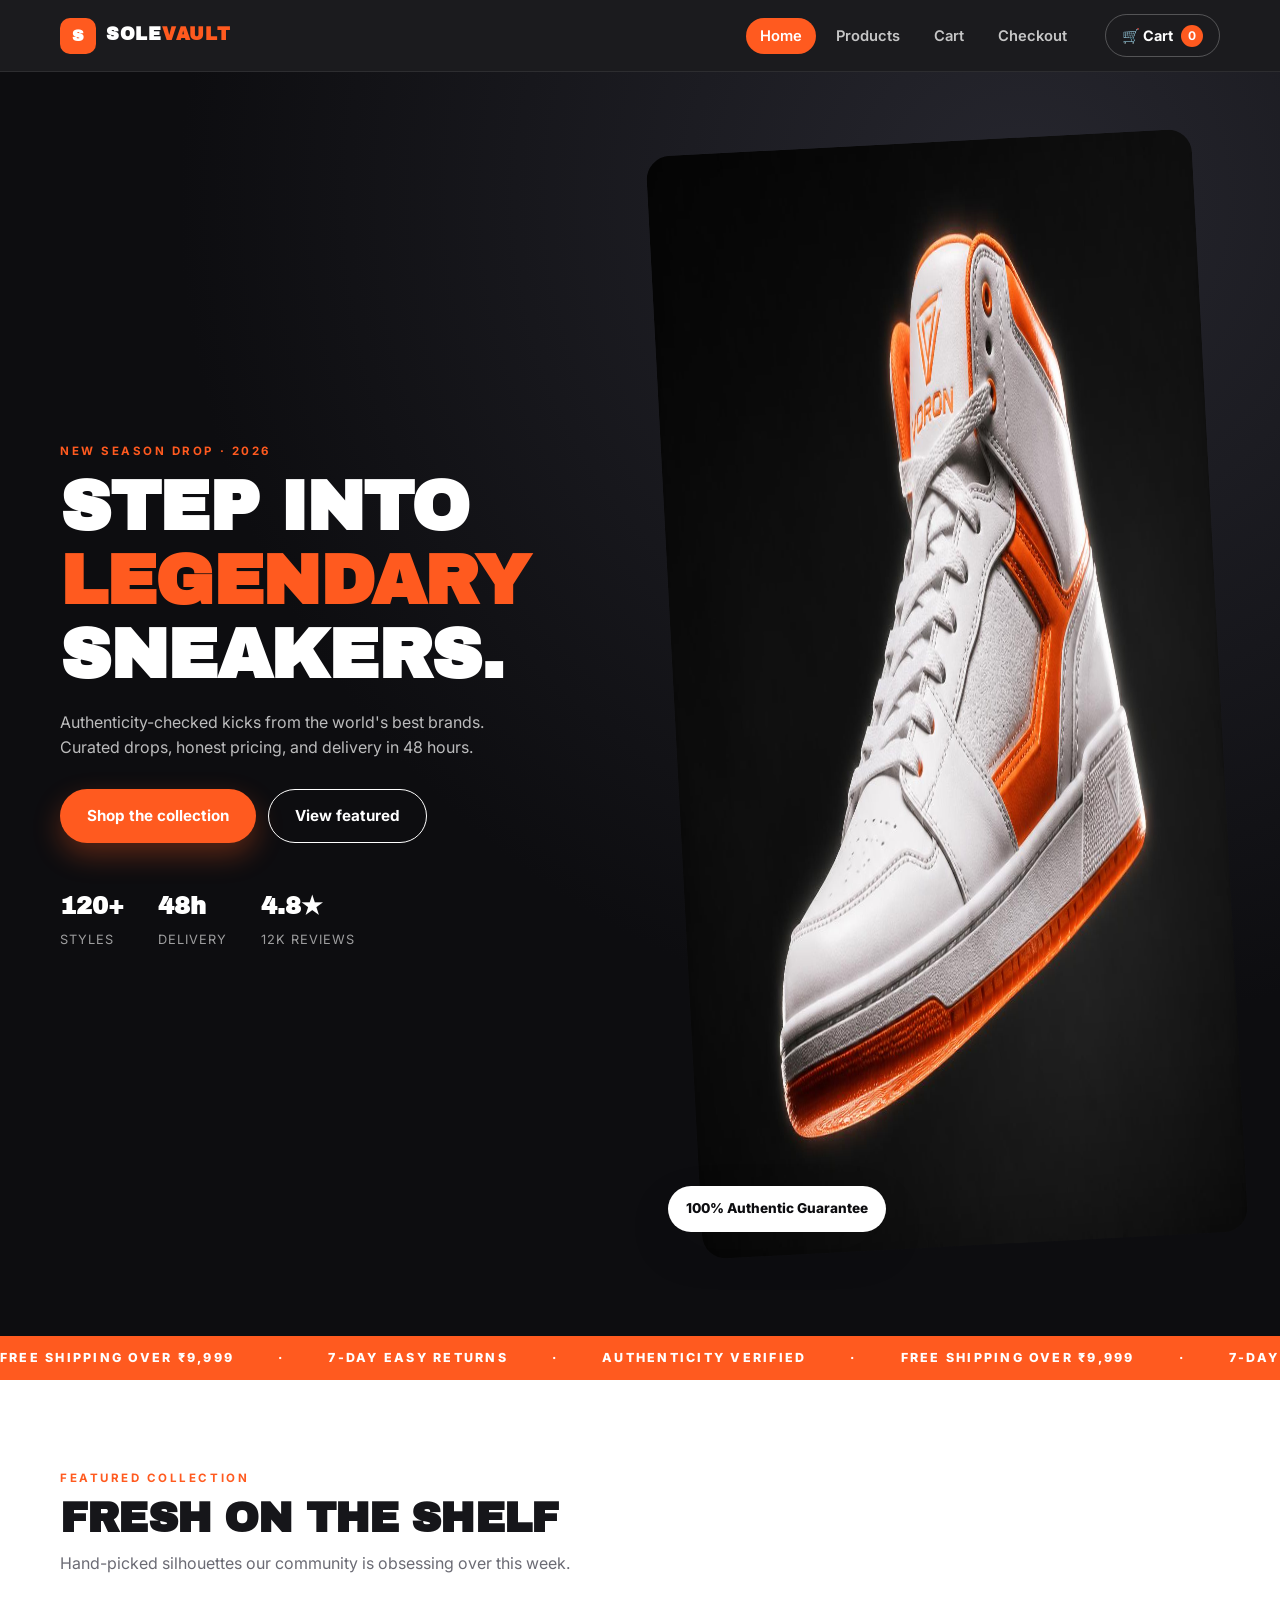
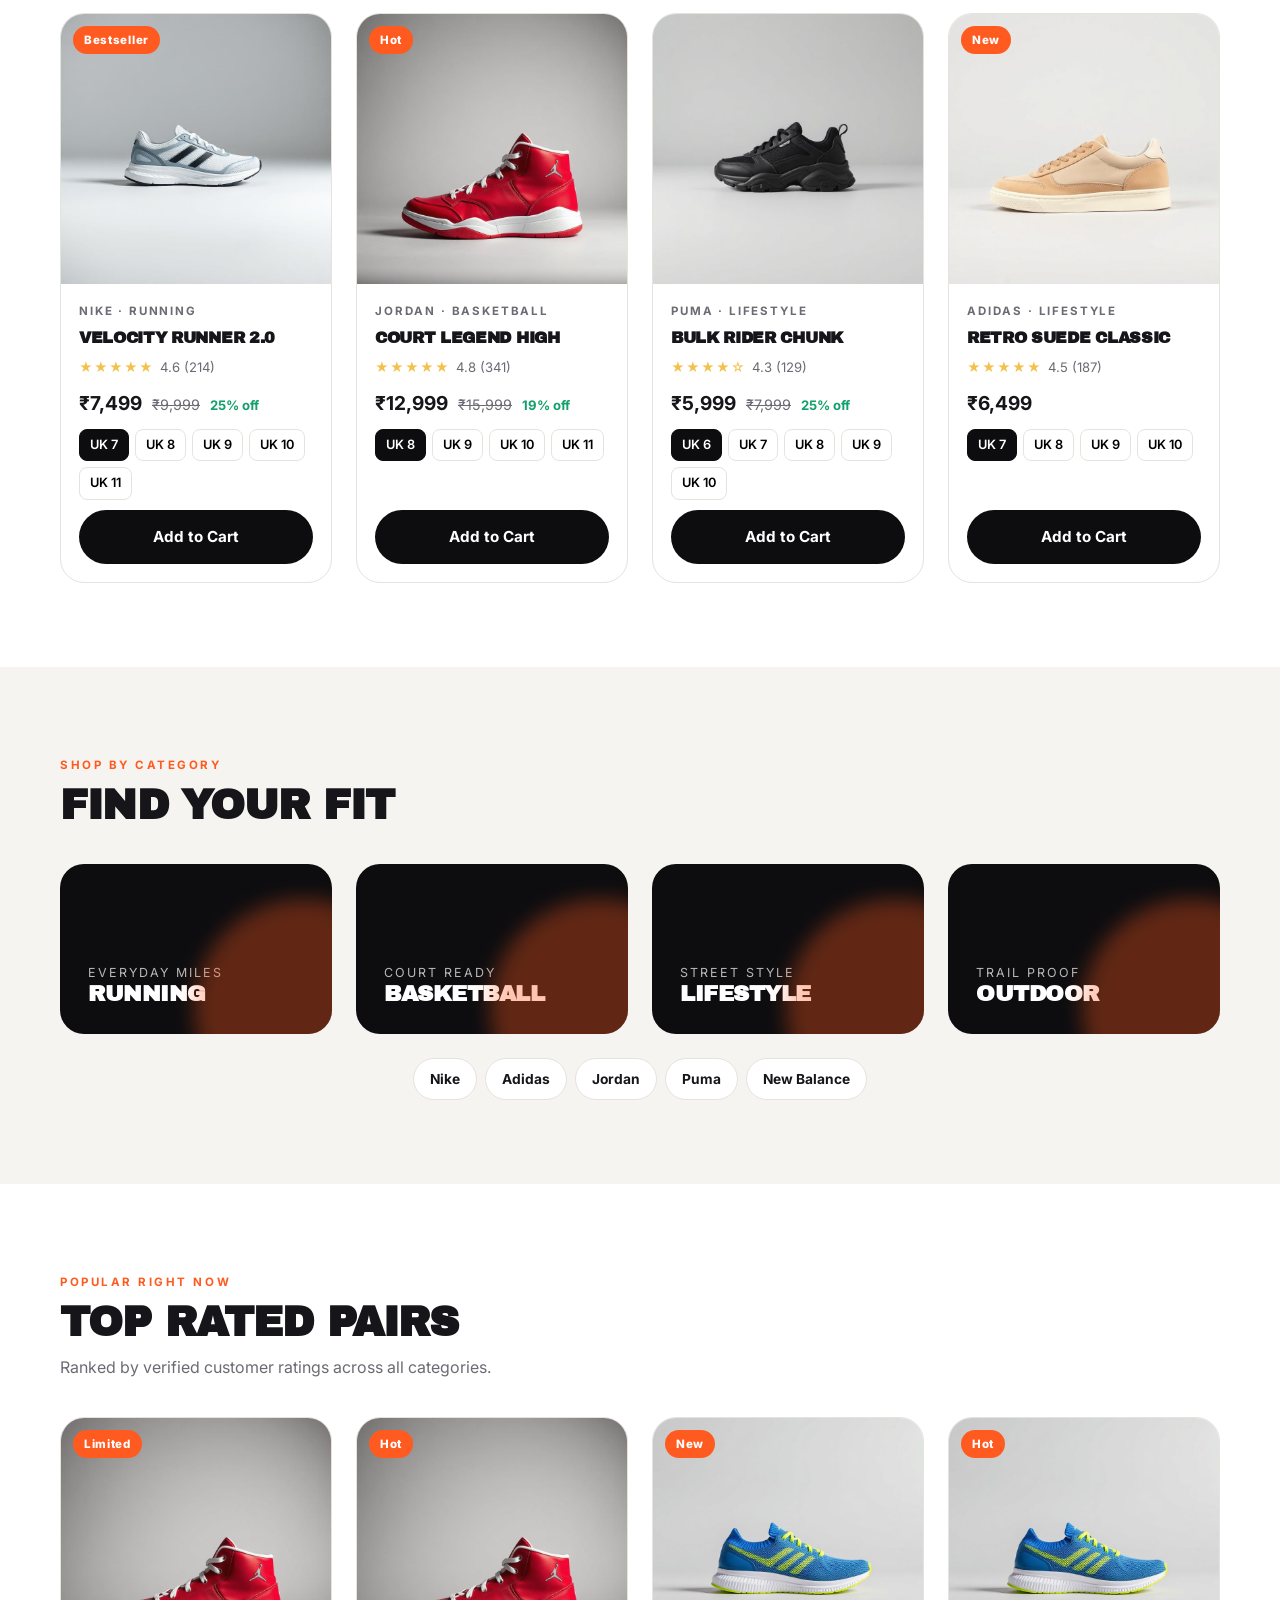
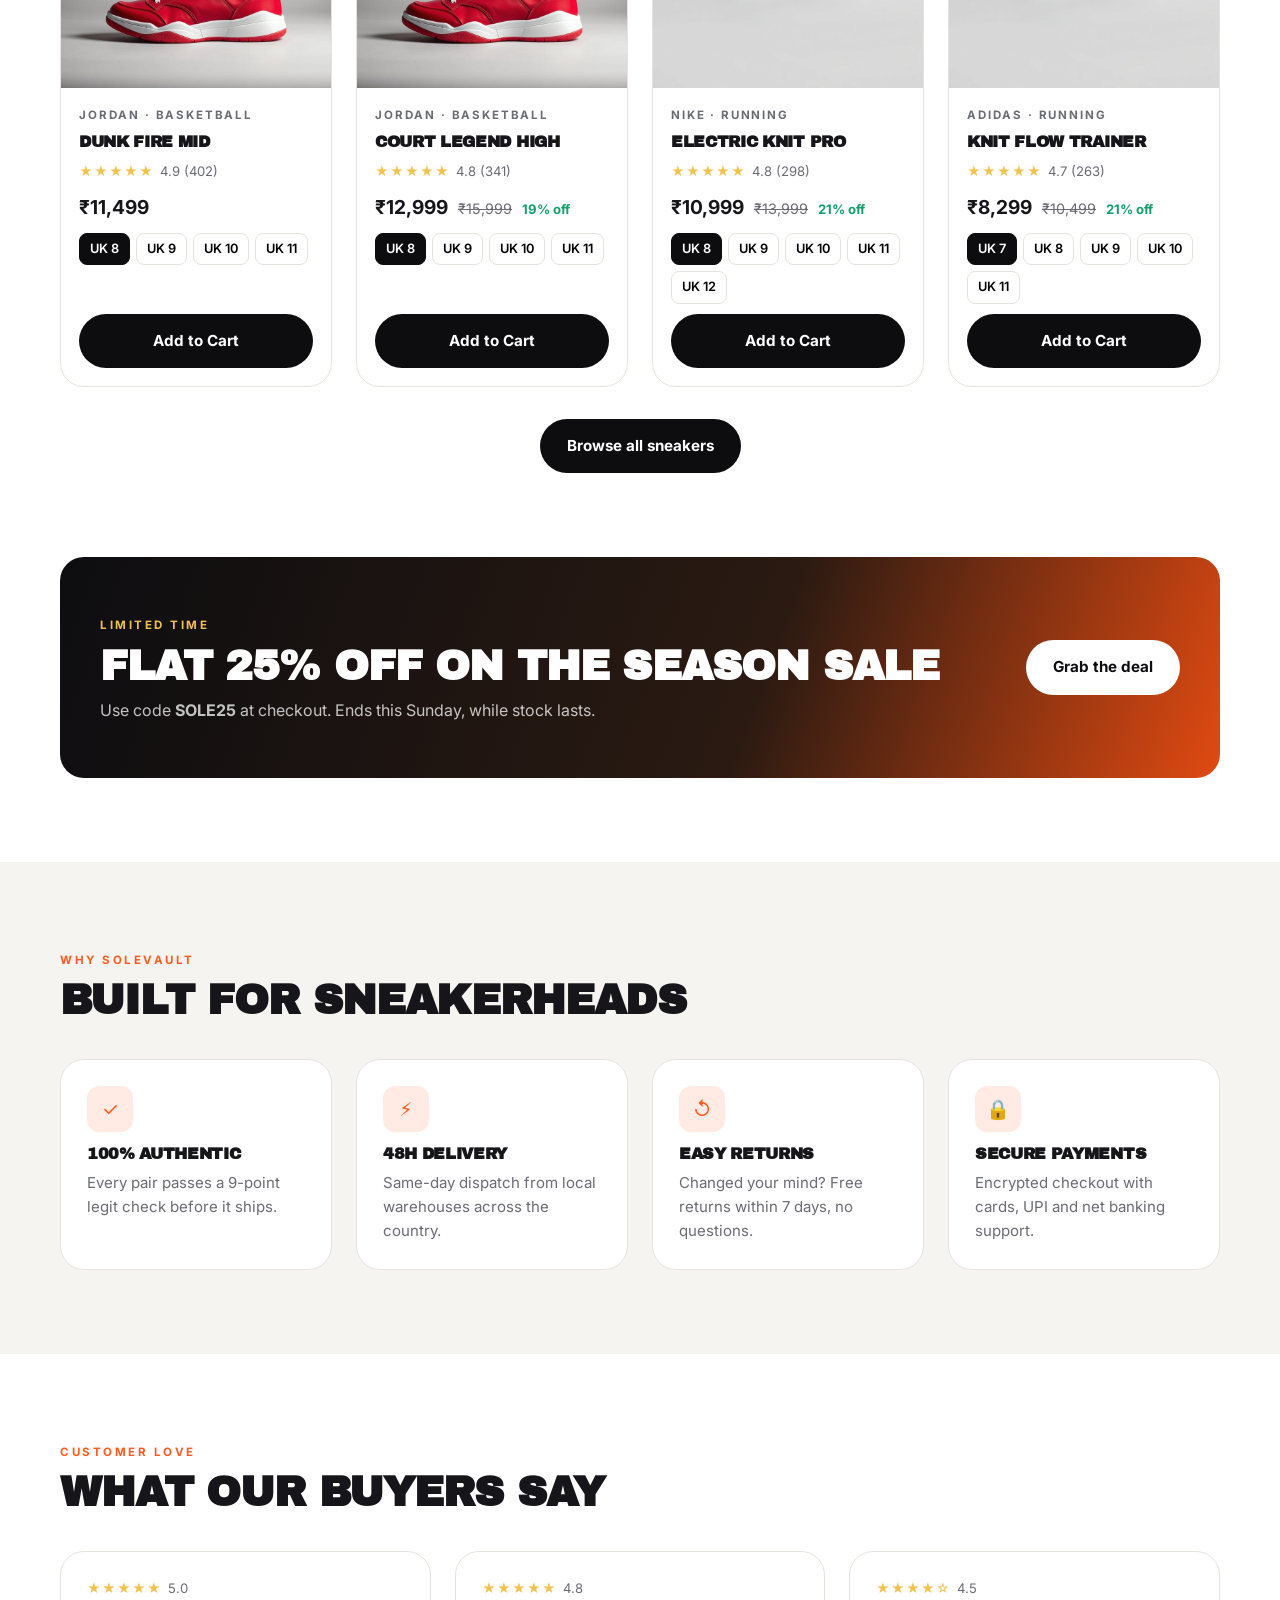
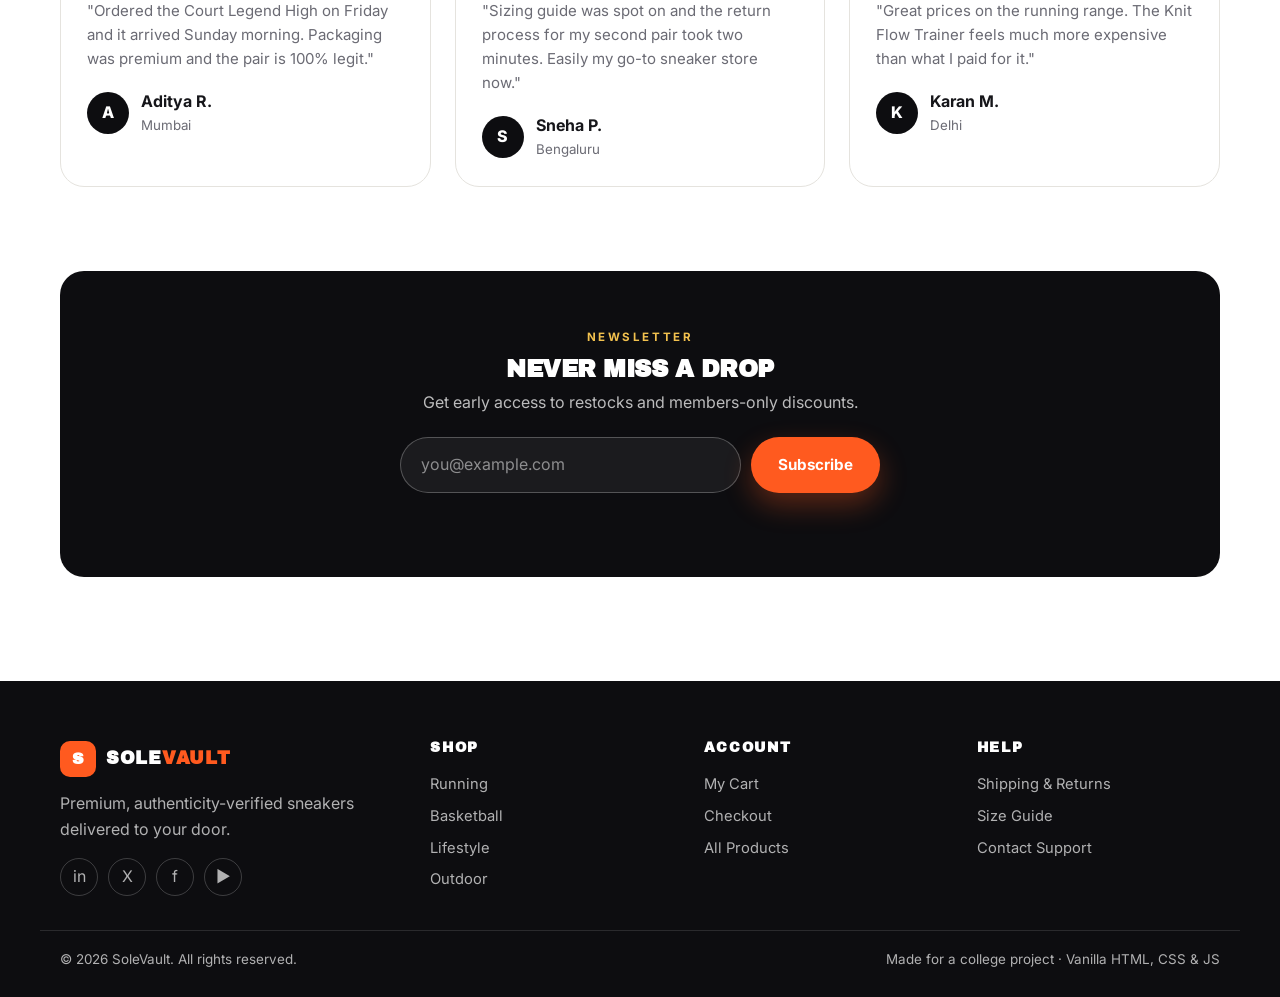
<file: public/store/index.html>
<!DOCTYPE html>
<html lang="en">
<head>
  <meta charset="UTF-8" />
  <meta name="viewport" content="width=device-width, initial-scale=1.0" />
  <title>SoleVault — Premium Sneakers, Curated Drops & Fast Delivery</title>
  <meta name="description" content="Shop authentic premium sneakers at SoleVault. Limited drops, running, basketball and lifestyle silhouettes with free shipping and easy 7-day returns." />
  <link rel="preconnect" href="https://fonts.googleapis.com" />
  <link rel="preconnect" href="https://fonts.gstatic.com" crossorigin />
  <link href="https://fonts.googleapis.com/css2?family=Archivo+Black&family=Inter:wght@400;600;700;800&display=swap" rel="stylesheet" />
  <link rel="stylesheet" href="css/style.css" />
</head>
<body>
  <!-- ===== Navigation ===== -->
  <header class="nav">
    <nav class="nav__inner" aria-label="Main navigation">
      <a class="brand" href="index.html">
        <span class="brand__mark">S</span>
        <span class="brand__name">Sole<span>Vault</span></span>
      </a>
      <button class="nav__toggle" aria-label="Toggle menu">☰</button>
      <ul class="nav__links">
        <li><a class="active" href="index.html">Home</a></li>
        <li><a href="products.html">Products</a></li>
        <li><a href="cart.html">Cart</a></li>
        <li><a href="payment.html">Checkout</a></li>
      </ul>
      <a class="nav__cart" href="cart.html">🛒 Cart <span class="cart-count" data-cart-count>0</span></a>
    </nav>
  </header>

  <main>
    <!-- ===== Hero ===== -->
    <section class="hero">
      <div class="hero__inner">
        <div>
          <span class="eyebrow">New season drop · 2026</span>
          <h1>Step into <em>legendary</em> sneakers.</h1>
          <p>Authenticity-checked kicks from the world's best brands. Curated drops, honest pricing, and delivery in 48 hours.</p>
          <div class="hero__actions">
            <a class="btn btn--primary" href="products.html">Shop the collection</a>
            <a class="btn btn--ghost" href="#featured" style="color:#fff">View featured</a>
          </div>
          <div class="hero__stats">
            <div><strong>120+</strong><span>Styles</span></div>
            <div><strong>48h</strong><span>Delivery</span></div>
            <div><strong>4.8★</strong><span>12k reviews</span></div>
          </div>
        </div>
        <div class="hero__media">
          <img src="images/sneakers/hero.jpg" alt="Premium white and orange high-top sneaker" width="1600" height="1104" />
          <span class="hero__badge">100% Authentic Guarantee</span>
        </div>
      </div>
    </section>

    <div class="strip">
      <div class="strip__track">
        <span>Free shipping over ₹9,999</span><span>·</span><span>7-day easy returns</span><span>·</span>
        <span>Authenticity verified</span><span>·</span><span>Free shipping over ₹9,999</span><span>·</span>
        <span>7-day easy returns</span><span>·</span><span>Authenticity verified</span>
      </div>
    </div>

    <!-- ===== Featured collection ===== -->
    <section class="section" id="featured">
      <div class="wrap">
        <div class="section-head">
          <span class="eyebrow">Featured collection</span>
          <h2>Fresh on the shelf</h2>
          <p>Hand-picked silhouettes our community is obsessing over this week.</p>
        </div>
        <div class="grid grid--4" id="featuredGrid"></div>
      </div>
    </section>

    <!-- ===== Categories / brands ===== -->
    <section class="section section--alt">
      <div class="wrap">
        <div class="section-head">
          <span class="eyebrow">Shop by category</span>
          <h2>Find your fit</h2>
        </div>
        <div class="grid grid--4">
          <a class="cat" href="products.html?category=Running"><span>Everyday miles</span><h3>Running</h3></a>
          <a class="cat" href="products.html?category=Basketball"><span>Court ready</span><h3>Basketball</h3></a>
          <a class="cat" href="products.html?category=Lifestyle"><span>Street style</span><h3>Lifestyle</h3></a>
          <a class="cat" href="products.html?category=Outdoor"><span>Trail proof</span><h3>Outdoor</h3></a>
        </div>
        <div class="chips" style="margin-top:24px;justify-content:center">
          <a class="chip" href="products.html?brand=Nike">Nike</a>
          <a class="chip" href="products.html?brand=Adidas">Adidas</a>
          <a class="chip" href="products.html?brand=Jordan">Jordan</a>
          <a class="chip" href="products.html?brand=Puma">Puma</a>
          <a class="chip" href="products.html?brand=New Balance">New Balance</a>
        </div>
      </div>
    </section>

    <!-- ===== Popular products ===== -->
    <section class="section">
      <div class="wrap">
        <div class="section-head">
          <span class="eyebrow">Popular right now</span>
          <h2>Top rated pairs</h2>
          <p>Ranked by verified customer ratings across all categories.</p>
        </div>
        <div class="grid grid--4" id="popularGrid"></div>
        <div style="text-align:center;margin-top:32px">
          <a class="btn btn--dark" href="products.html">Browse all sneakers</a>
        </div>
      </div>
    </section>

    <!-- ===== Promotional banner ===== -->
    <section class="section" style="padding-top:0">
      <div class="wrap">
        <div class="promo">
          <div>
            <span class="eyebrow" style="color:var(--gold)">Limited time</span>
            <h2>Flat 25% off on the season sale</h2>
            <p>Use code <strong>SOLE25</strong> at checkout. Ends this Sunday, while stock lasts.</p>
          </div>
          <a class="btn btn--light" href="products.html">Grab the deal</a>
        </div>
      </div>
    </section>

    <!-- ===== Why choose us ===== -->
    <section class="section section--alt">
      <div class="wrap">
        <div class="section-head">
          <span class="eyebrow">Why SoleVault</span>
          <h2>Built for sneakerheads</h2>
        </div>
        <div class="grid grid--4">
          <div class="tile"><div class="tile__icon">✓</div><h3>100% Authentic</h3><p>Every pair passes a 9-point legit check before it ships.</p></div>
          <div class="tile"><div class="tile__icon">⚡</div><h3>48h Delivery</h3><p>Same-day dispatch from local warehouses across the country.</p></div>
          <div class="tile"><div class="tile__icon">↺</div><h3>Easy Returns</h3><p>Changed your mind? Free returns within 7 days, no questions.</p></div>
          <div class="tile"><div class="tile__icon">🔒</div><h3>Secure Payments</h3><p>Encrypted checkout with cards, UPI and net banking support.</p></div>
        </div>
      </div>
    </section>

    <!-- ===== Testimonials ===== -->
    <section class="section">
      <div class="wrap">
        <div class="section-head">
          <span class="eyebrow">Customer love</span>
          <h2>What our buyers say</h2>
        </div>
        <div class="grid grid--3">
          <blockquote class="tile">
            <div class="rating"><span class="stars">★★★★★</span> 5.0</div>
            <p class="quote">"Ordered the Court Legend High on Friday and it arrived Sunday morning. Packaging was premium and the pair is 100% legit."</p>
            <div class="who"><div class="avatar">A</div><div><strong>Aditya R.</strong><small>Mumbai</small></div></div>
          </blockquote>
          <blockquote class="tile">
            <div class="rating"><span class="stars">★★★★★</span> 4.8</div>
            <p class="quote">"Sizing guide was spot on and the return process for my second pair took two minutes. Easily my go-to sneaker store now."</p>
            <div class="who"><div class="avatar">S</div><div><strong>Sneha P.</strong><small>Bengaluru</small></div></div>
          </blockquote>
          <blockquote class="tile">
            <div class="rating"><span class="stars">★★★★☆</span> 4.5</div>
            <p class="quote">"Great prices on the running range. The Knit Flow Trainer feels much more expensive than what I paid for it."</p>
            <div class="who"><div class="avatar">K</div><div><strong>Karan M.</strong><small>Delhi</small></div></div>
          </blockquote>
        </div>
      </div>
    </section>

    <!-- ===== Newsletter ===== -->
    <section class="section" style="padding-top:0">
      <div class="wrap">
        <div class="news">
          <span class="eyebrow" style="color:var(--gold)">Newsletter</span>
          <h2>Never miss a drop</h2>
          <p style="color:rgba(255,255,255,.72);margin-top:8px">Get early access to restocks and members-only discounts.</p>
          <form id="newsForm" novalidate>
            <input type="email" id="newsEmail" placeholder="you@example.com" aria-label="Email address" />
            <button class="btn btn--primary" type="submit">Subscribe</button>
          </form>
          <p class="news__note" id="newsNote"></p>
        </div>
      </div>
    </section>
  </main>

  <!-- ===== Footer ===== -->
  <footer class="footer">
    <div class="wrap footer__grid">
      <div>
        <a class="brand" href="index.html">
          <span class="brand__mark">S</span>
          <span class="brand__name" style="color:#fff">Sole<span>Vault</span></span>
        </a>
        <p style="margin-top:14px;max-width:34ch">Premium, authenticity-verified sneakers delivered to your door.</p>
        <div class="socials">
          <a href="#" aria-label="Instagram">in</a>
          <a href="#" aria-label="Twitter">X</a>
          <a href="#" aria-label="Facebook">f</a>
          <a href="#" aria-label="YouTube">▶</a>
        </div>
      </div>
      <div>
        <h4>SHOP</h4>
        <ul>
          <li><a href="products.html?category=Running">Running</a></li>
          <li><a href="products.html?category=Basketball">Basketball</a></li>
          <li><a href="products.html?category=Lifestyle">Lifestyle</a></li>
          <li><a href="products.html?category=Outdoor">Outdoor</a></li>
        </ul>
      </div>
      <div>
        <h4>ACCOUNT</h4>
        <ul>
          <li><a href="cart.html">My Cart</a></li>
          <li><a href="payment.html">Checkout</a></li>
          <li><a href="products.html">All Products</a></li>
        </ul>
      </div>
      <div>
        <h4>HELP</h4>
        <ul>
          <li><a href="#">Shipping &amp; Returns</a></li>
          <li><a href="#">Size Guide</a></li>
          <li><a href="#">Contact Support</a></li>
        </ul>
      </div>
    </div>
    <div class="wrap footer__bottom">
      <span>© 2026 SoleVault. All rights reserved.</span>
      <span>Made for a college project · Vanilla HTML, CSS &amp; JS</span>
    </div>
  </footer>

  <script src="js/products.js" defer></script>
  <script src="js/cart.js" defer></script>
  <script defer>
    // Newsletter subscription (simple email format check)
    document.addEventListener("DOMContentLoaded", () => {
      const form = document.getElementById("newsForm");
      const email = document.getElementById("newsEmail");
      const note = document.getElementById("newsNote");
      form.addEventListener("submit", (e) => {
        e.preventDefault();
        const valid = /^[^\s@]+@[^\s@]+\.[A-Za-z]{2,}$/.test(email.value.trim());
        note.textContent = valid ? "You're on the list — welcome to the vault!" : "Please enter a valid email address.";
        note.style.color = valid ? "var(--gold)" : "#ff9a9a";
        if (valid) form.reset();
      });
    });
  </script>
</body>
</html>
</file>
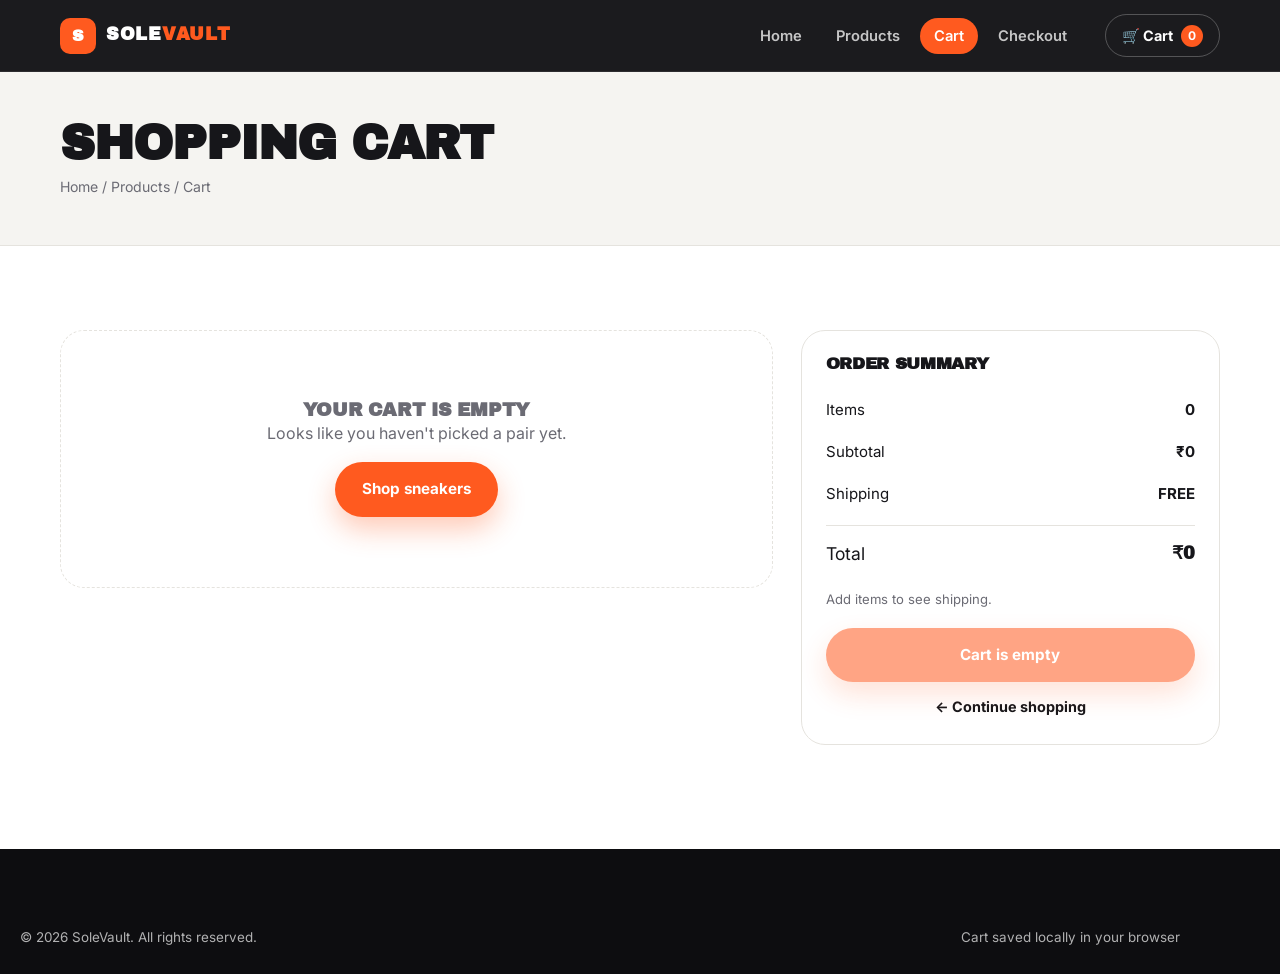
<file: public/store/cart.html>
<!DOCTYPE html>
<html lang="en">
<head>
  <meta charset="UTF-8" />
  <meta name="viewport" content="width=device-width, initial-scale=1.0" />
  <title>Your Shopping Cart | SoleVault Sneakers</title>
  <meta name="description" content="Review the sneakers in your SoleVault cart, update sizes and quantities, check shipping charges and continue to secure payment." />
  <link rel="preconnect" href="https://fonts.googleapis.com" />
  <link rel="preconnect" href="https://fonts.gstatic.com" crossorigin />
  <link href="https://fonts.googleapis.com/css2?family=Archivo+Black&family=Inter:wght@400;600;700;800&display=swap" rel="stylesheet" />
  <link rel="stylesheet" href="css/style.css" />
</head>
<body>
  <header class="nav">
    <nav class="nav__inner" aria-label="Main navigation">
      <a class="brand" href="index.html">
        <span class="brand__mark">S</span>
        <span class="brand__name">Sole<span>Vault</span></span>
      </a>
      <button class="nav__toggle" aria-label="Toggle menu">☰</button>
      <ul class="nav__links">
        <li><a href="index.html">Home</a></li>
        <li><a href="products.html">Products</a></li>
        <li><a class="active" href="cart.html">Cart</a></li>
        <li><a href="payment.html">Checkout</a></li>
      </ul>
      <a class="nav__cart" href="cart.html">🛒 Cart <span class="cart-count" data-cart-count>0</span></a>
    </nav>
  </header>

  <section class="page-head">
    <div class="wrap">
      <h1>Shopping Cart</h1>
      <p class="crumbs"><a href="index.html">Home</a> / <a href="products.html">Products</a> / Cart</p>
    </div>
  </section>

  <main class="section">
    <div class="wrap layout">
      <!-- Cart line items (rendered by js/cart.js) -->
      <section id="cartItems" aria-label="Cart items"></section>

      <!-- Order summary -->
      <aside class="summary">
        <div id="cartSummary"></div>
        <button class="btn btn--primary btn--block" id="checkoutBtn" style="margin-top:18px">Proceed to Payment</button>
        <p style="margin-top:12px;text-align:center"><a href="products.html" style="font-weight:700;font-size:.9rem">← Continue shopping</a></p>
      </aside>
    </div>
  </main>

  <footer class="footer">
    <div class="wrap footer__bottom" style="border:0;margin:0">
      <span>© 2026 SoleVault. All rights reserved.</span>
      <span>Cart saved locally in your browser</span>
    </div>
  </footer>

  <script src="js/products.js" defer></script>
  <script src="js/cart.js" defer></script>
</body>
</html>
</file>
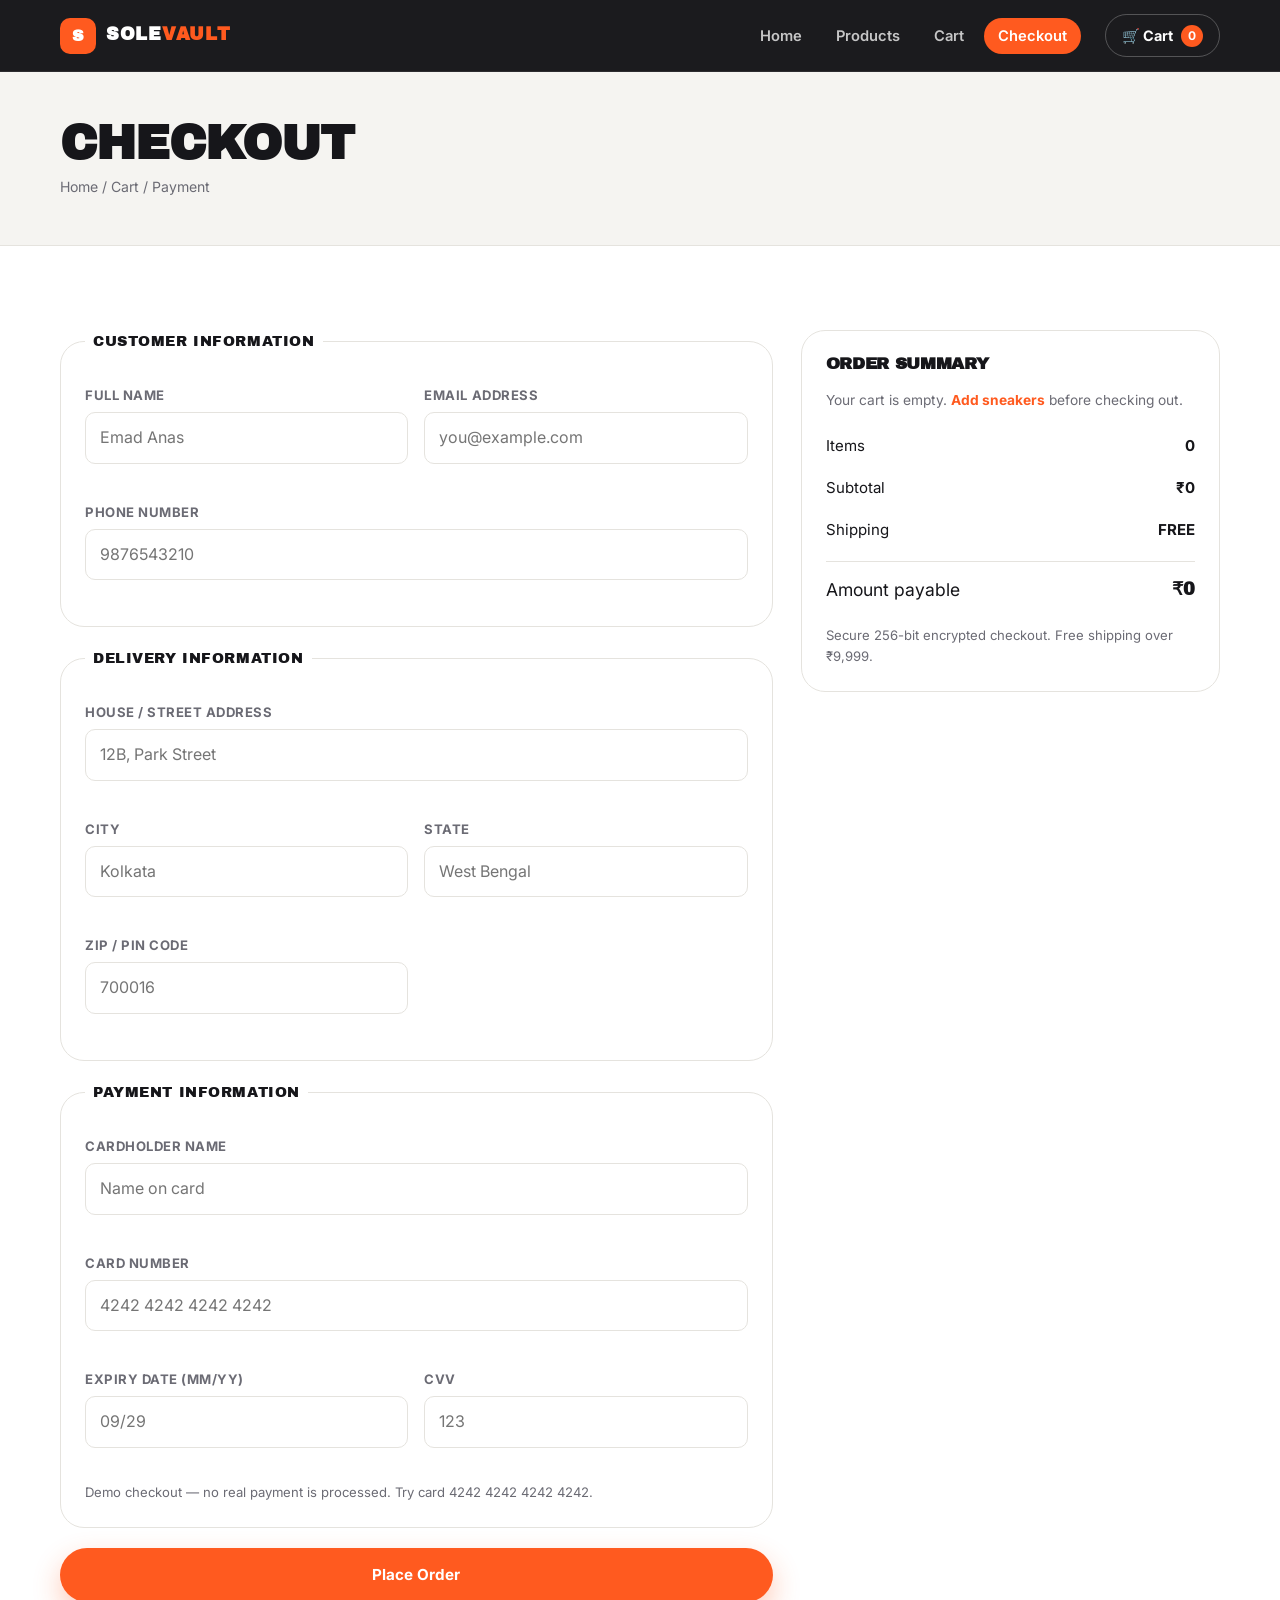
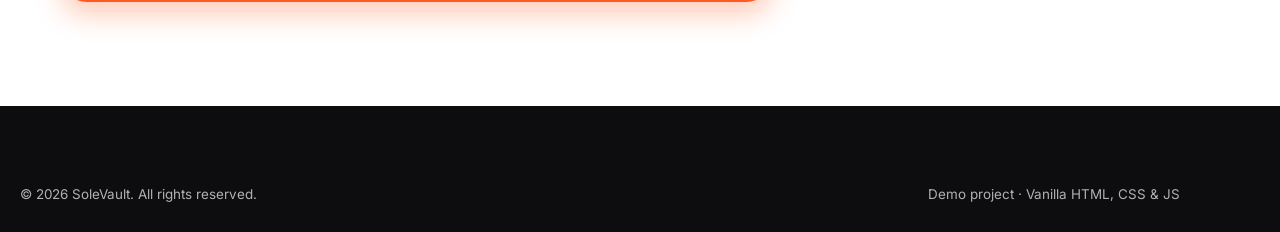
<file: public/store/payment.html>
<!DOCTYPE html>
<html lang="en">
<head>
  <meta charset="UTF-8" />
  <meta name="viewport" content="width=device-width, initial-scale=1.0" />
  <title>Secure Checkout & Payment | SoleVault Sneakers</title>
  <meta name="description" content="Complete your SoleVault sneaker order: enter delivery details, pay securely by card and get instant order confirmation." />
  <link rel="preconnect" href="https://fonts.googleapis.com" />
  <link rel="preconnect" href="https://fonts.gstatic.com" crossorigin />
  <link href="https://fonts.googleapis.com/css2?family=Archivo+Black&family=Inter:wght@400;600;700;800&display=swap" rel="stylesheet" />
  <link rel="stylesheet" href="css/style.css" />
</head>
<body>
  <header class="nav">
    <nav class="nav__inner" aria-label="Main navigation">
      <a class="brand" href="index.html">
        <span class="brand__mark">S</span>
        <span class="brand__name">Sole<span>Vault</span></span>
      </a>
      <button class="nav__toggle" aria-label="Toggle menu">☰</button>
      <ul class="nav__links">
        <li><a href="index.html">Home</a></li>
        <li><a href="products.html">Products</a></li>
        <li><a href="cart.html">Cart</a></li>
        <li><a class="active" href="payment.html">Checkout</a></li>
      </ul>
      <a class="nav__cart" href="cart.html">🛒 Cart <span class="cart-count" data-cart-count>0</span></a>
    </nav>
  </header>

  <section class="page-head">
    <div class="wrap">
      <h1>Checkout</h1>
      <p class="crumbs"><a href="index.html">Home</a> / <a href="cart.html">Cart</a> / Payment</p>
    </div>
  </section>

  <main class="section">
    <div class="wrap layout">
      <!-- ===== Checkout form ===== -->
      <form id="checkoutForm" novalidate>
        <fieldset class="fieldset">
          <legend>Customer Information</legend>
          <div class="fields">
            <div class="field">
              <label for="fullName">Full Name</label>
              <input type="text" id="fullName" name="fullName" placeholder="Emad Anas" autocomplete="name" />
              <span class="error" data-error-for="fullName"></span>
            </div>
            <div class="field">
              <label for="email">Email Address</label>
              <input type="email" id="email" name="email" placeholder="you@example.com" autocomplete="email" />
              <span class="error" data-error-for="email"></span>
            </div>
            <div class="field field--full">
              <label for="phone">Phone Number</label>
              <input type="tel" id="phone" name="phone" placeholder="9876543210" inputmode="numeric" autocomplete="tel" />
              <span class="error" data-error-for="phone"></span>
            </div>
          </div>
        </fieldset>

        <fieldset class="fieldset">
          <legend>Delivery Information</legend>
          <div class="fields">
            <div class="field field--full">
              <label for="address">House / Street Address</label>
              <input type="text" id="address" name="address" placeholder="12B, Park Street" autocomplete="street-address" />
              <span class="error" data-error-for="address"></span>
            </div>
            <div class="field">
              <label for="city">City</label>
              <input type="text" id="city" name="city" placeholder="Kolkata" autocomplete="address-level2" />
              <span class="error" data-error-for="city"></span>
            </div>
            <div class="field">
              <label for="state">State</label>
              <input type="text" id="state" name="state" placeholder="West Bengal" autocomplete="address-level1" />
              <span class="error" data-error-for="state"></span>
            </div>
            <div class="field">
              <label for="zip">ZIP / PIN Code</label>
              <input type="text" id="zip" name="zip" placeholder="700016" inputmode="numeric" autocomplete="postal-code" />
              <span class="error" data-error-for="zip"></span>
            </div>
          </div>
        </fieldset>

        <fieldset class="fieldset">
          <legend>Payment Information</legend>
          <div class="fields">
            <div class="field field--full">
              <label for="cardName">Cardholder Name</label>
              <input type="text" id="cardName" name="cardName" placeholder="Name on card" autocomplete="cc-name" />
              <span class="error" data-error-for="cardName"></span>
            </div>
            <div class="field field--full">
              <label for="cardNumber">Card Number</label>
              <input type="text" id="cardNumber" name="cardNumber" placeholder="4242 4242 4242 4242" inputmode="numeric" autocomplete="cc-number" />
              <span class="error" data-error-for="cardNumber"></span>
            </div>
            <div class="field">
              <label for="expiry">Expiry Date (MM/YY)</label>
              <input type="text" id="expiry" name="expiry" placeholder="09/29" inputmode="numeric" autocomplete="cc-exp" />
              <span class="error" data-error-for="expiry"></span>
            </div>
            <div class="field">
              <label for="cvv">CVV</label>
              <input type="password" id="cvv" name="cvv" placeholder="123" inputmode="numeric" autocomplete="cc-csc" />
              <span class="error" data-error-for="cvv"></span>
            </div>
          </div>
          <p class="note">Demo checkout — no real payment is processed. Try card 4242 4242 4242 4242.</p>
        </fieldset>

        <button class="btn btn--primary btn--block" type="submit">Place Order</button>
      </form>

      <!-- ===== Order summary ===== -->
      <aside class="summary">
        <h3>Order Summary</h3>
        <div id="summaryItems"></div>
        <div id="summaryTotals" style="margin-top:14px"></div>
        <p class="note">Secure 256-bit encrypted checkout. Free shipping over ₹9,999.</p>
      </aside>
    </div>
  </main>

  <!-- ===== Success confirmation ===== -->
  <div class="overlay" id="successOverlay" role="dialog" aria-modal="true" aria-labelledby="successTitle">
    <div class="success">
      <div class="success__check">✓</div>
      <h2 id="successTitle">Your order has been placed successfully!</h2>
      <p>Order reference <strong id="orderRef"></strong>. A confirmation email is on its way and your sneakers ship within 24 hours.</p>
      <a class="btn btn--dark btn--block" href="index.html">Back to home</a>
      <p style="margin-top:12px"><a href="products.html" style="font-weight:700;font-size:.9rem">Continue shopping →</a></p>
    </div>
  </div>

  <footer class="footer">
    <div class="wrap footer__bottom" style="border:0;margin:0">
      <span>© 2026 SoleVault. All rights reserved.</span>
      <span>Demo project · Vanilla HTML, CSS &amp; JS</span>
    </div>
  </footer>

  <script src="js/products.js" defer></script>
  <script src="js/cart.js" defer></script>
  <script src="js/payment.js" defer></script>
</body>
</html>
</file>
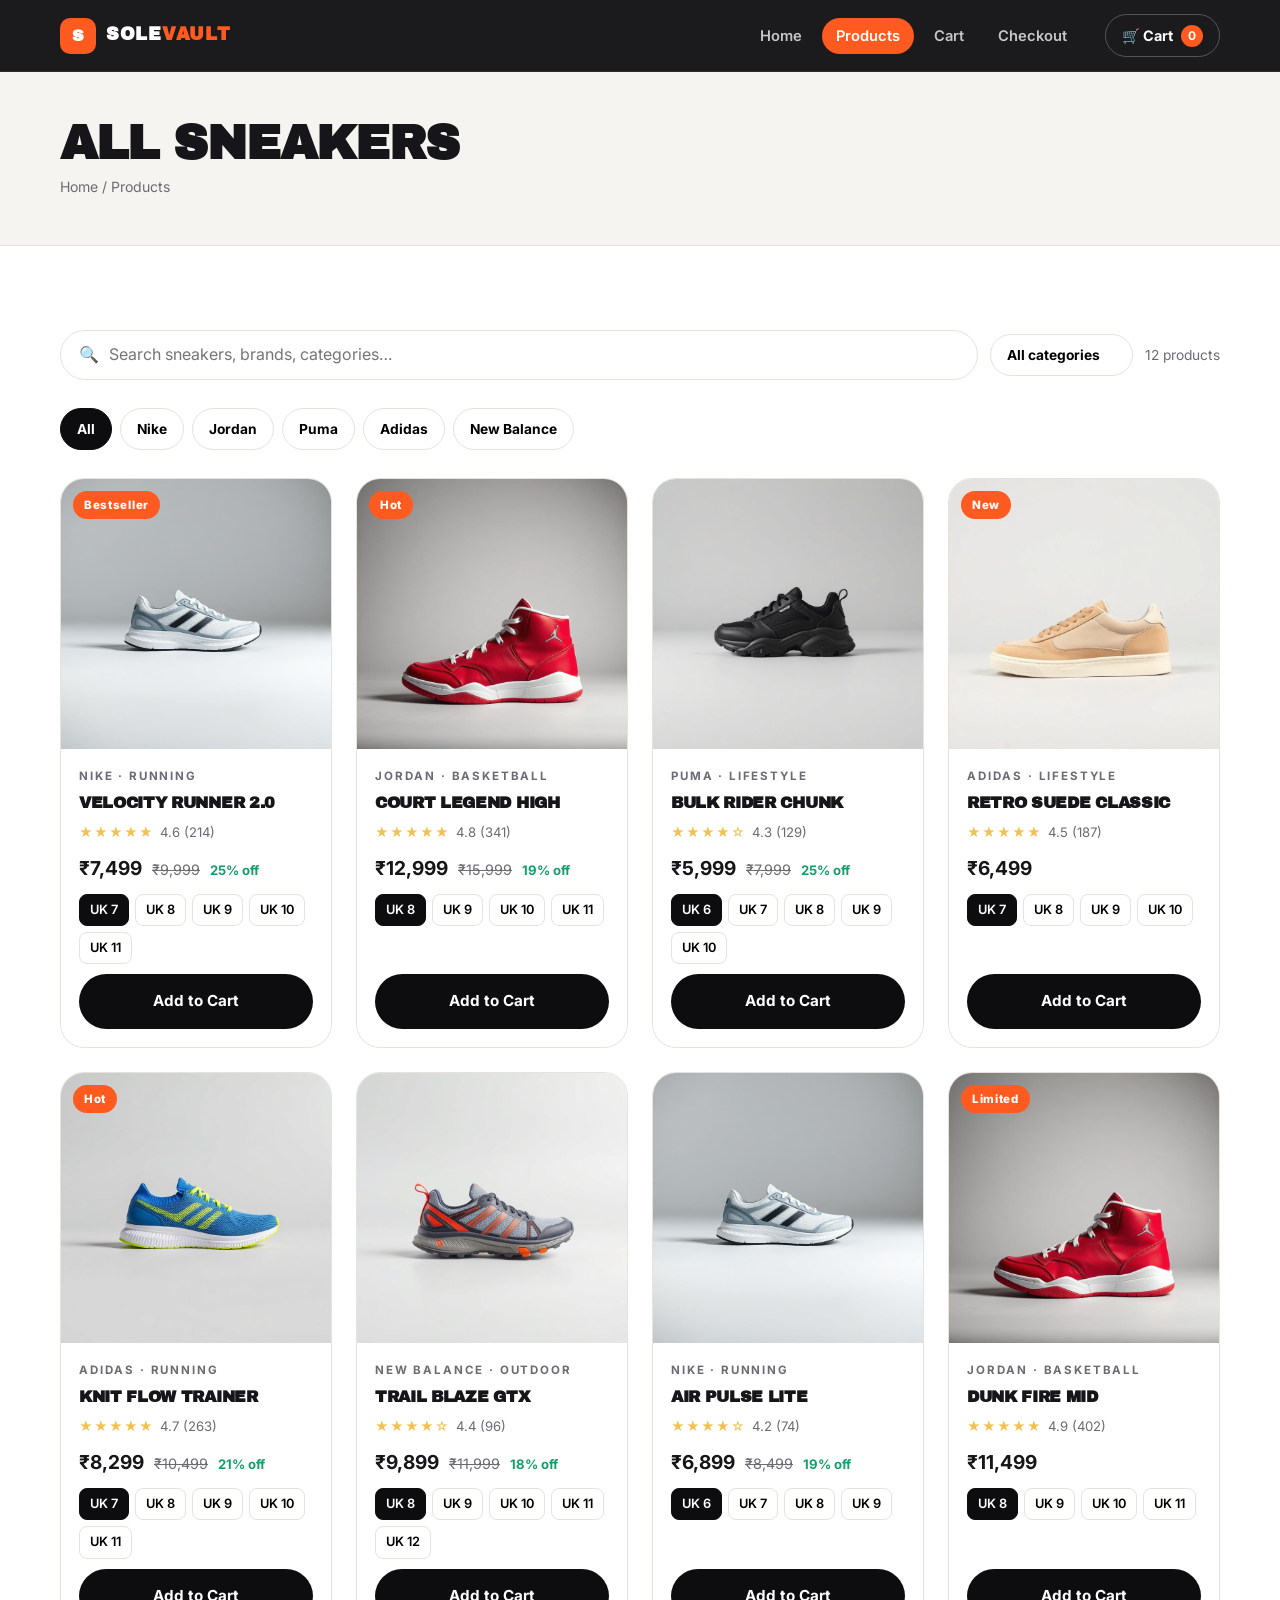
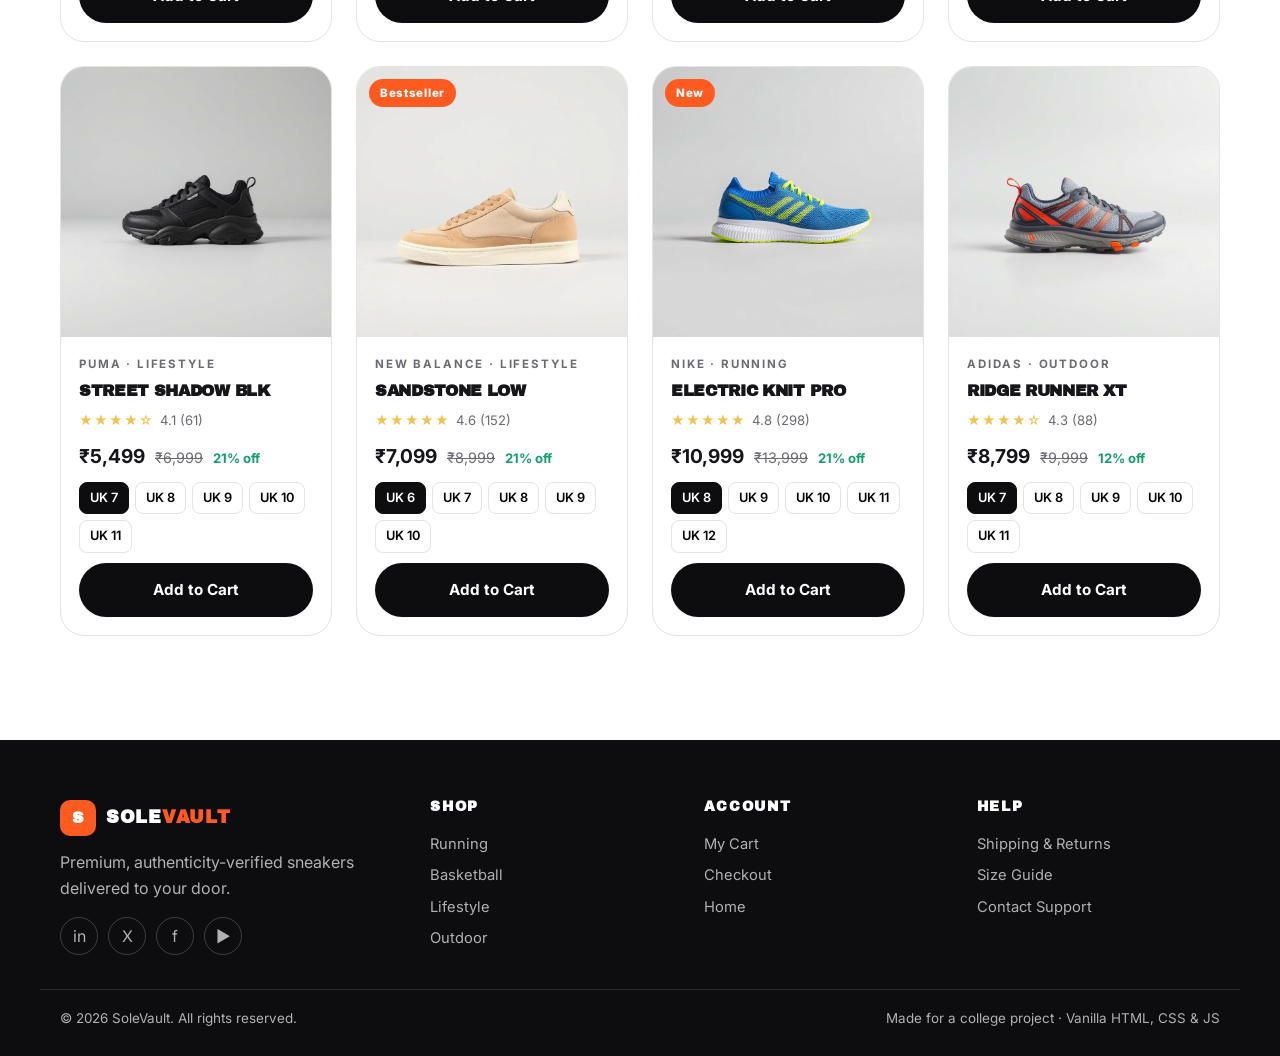
<file: public/store/products.html>
<!DOCTYPE html>
<html lang="en">
<head>
  <meta charset="UTF-8" />
  <meta name="viewport" content="width=device-width, initial-scale=1.0" />
  <title>Shop All Sneakers — Running, Basketball & Lifestyle | SoleVault</title>
  <meta name="description" content="Browse 12+ authentic sneakers at SoleVault. Search by name, filter by brand or category, compare prices, ratings and available sizes." />
  <link rel="preconnect" href="https://fonts.googleapis.com" />
  <link rel="preconnect" href="https://fonts.gstatic.com" crossorigin />
  <link href="https://fonts.googleapis.com/css2?family=Archivo+Black&family=Inter:wght@400;600;700;800&display=swap" rel="stylesheet" />
  <link rel="stylesheet" href="css/style.css" />
</head>
<body>
  <header class="nav">
    <nav class="nav__inner" aria-label="Main navigation">
      <a class="brand" href="index.html">
        <span class="brand__mark">S</span>
        <span class="brand__name">Sole<span>Vault</span></span>
      </a>
      <button class="nav__toggle" aria-label="Toggle menu">☰</button>
      <ul class="nav__links">
        <li><a href="index.html">Home</a></li>
        <li><a class="active" href="products.html">Products</a></li>
        <li><a href="cart.html">Cart</a></li>
        <li><a href="payment.html">Checkout</a></li>
      </ul>
      <a class="nav__cart" href="cart.html">🛒 Cart <span class="cart-count" data-cart-count>0</span></a>
    </nav>
  </header>

  <section class="page-head">
    <div class="wrap">
      <h1>All Sneakers</h1>
      <p class="crumbs"><a href="index.html">Home</a> / Products</p>
    </div>
  </section>

  <main class="section">
    <div class="wrap">
      <!-- Search + filters -->
      <div class="toolbar">
        <label class="search">
          <span aria-hidden="true">🔍</span>
          <input type="search" id="searchInput" placeholder="Search sneakers, brands, categories…" aria-label="Search sneakers" />
        </label>
        <select class="chip" id="categorySelect" aria-label="Filter by category"></select>
        <span class="meta" id="resultCount"></span>
      </div>
      <div class="chips" id="brandChips" style="margin-bottom:28px" role="group" aria-label="Filter by brand"></div>

      <!-- Product grid (rendered by js/products.js) -->
      <div class="grid grid--4" id="productGrid"></div>
    </div>
  </main>

  <footer class="footer">
    <div class="wrap footer__grid">
      <div>
        <a class="brand" href="index.html">
          <span class="brand__mark">S</span>
          <span class="brand__name" style="color:#fff">Sole<span>Vault</span></span>
        </a>
        <p style="margin-top:14px;max-width:34ch">Premium, authenticity-verified sneakers delivered to your door.</p>
        <div class="socials">
          <a href="#" aria-label="Instagram">in</a>
          <a href="#" aria-label="Twitter">X</a>
          <a href="#" aria-label="Facebook">f</a>
          <a href="#" aria-label="YouTube">▶</a>
        </div>
      </div>
      <div>
        <h4>SHOP</h4>
        <ul>
          <li><a href="products.html?category=Running">Running</a></li>
          <li><a href="products.html?category=Basketball">Basketball</a></li>
          <li><a href="products.html?category=Lifestyle">Lifestyle</a></li>
          <li><a href="products.html?category=Outdoor">Outdoor</a></li>
        </ul>
      </div>
      <div>
        <h4>ACCOUNT</h4>
        <ul>
          <li><a href="cart.html">My Cart</a></li>
          <li><a href="payment.html">Checkout</a></li>
          <li><a href="index.html">Home</a></li>
        </ul>
      </div>
      <div>
        <h4>HELP</h4>
        <ul>
          <li><a href="#">Shipping &amp; Returns</a></li>
          <li><a href="#">Size Guide</a></li>
          <li><a href="#">Contact Support</a></li>
        </ul>
      </div>
    </div>
    <div class="wrap footer__bottom">
      <span>© 2026 SoleVault. All rights reserved.</span>
      <span>Made for a college project · Vanilla HTML, CSS &amp; JS</span>
    </div>
  </footer>

  <script src="js/products.js" defer></script>
  <script src="js/cart.js" defer></script>
</body>
</html>
</file>
<file: public/store/css/style.css>
/* ============================================================
   SOLEVAULT – Sneaker Store
   Global stylesheet (css/style.css)
   Sections: 1) Tokens 2) Base 3) Navbar 4) Buttons
             5) Hero 6) Sections/Cards 7) Cart 8) Checkout
             9) Footer 10) Responsive
   ============================================================ */

/* ---------- 1) Design tokens ---------- */
:root {
  --ink: #0d0d10;
  --ink-soft: #17171c;
  --surface: #ffffff;
  --surface-alt: #f5f4f1;
  --line: #e5e3de;
  --text: #16161a;
  --text-muted: #6b6b74;
  --brand: #ff5a1f;
  --brand-dark: #e04a12;
  --gold: #f2c14e;
  --ok: #14a06a;
  --err: #d93636;
  --radius: 14px;
  --radius-lg: 24px;
  --shadow-sm: 0 2px 10px rgba(15, 15, 20, 0.06);
  --shadow: 0 18px 45px rgba(15, 15, 20, 0.12);
  --wrap: 1200px;
  --ease: cubic-bezier(0.22, 1, 0.36, 1);
}

/* ---------- 2) Base ---------- */
* { margin: 0; padding: 0; box-sizing: border-box; }

html { scroll-behavior: smooth; }

body {
  font-family: "Inter", "Segoe UI", system-ui, -apple-system, sans-serif;
  color: var(--text);
  background: var(--surface);
  line-height: 1.6;
  -webkit-font-smoothing: antialiased;
}

img { max-width: 100%; display: block; }
a { color: inherit; text-decoration: none; }
ul { list-style: none; }
button, input, select { font: inherit; }

h1, h2, h3, h4 {
  font-family: "Archivo Black", "Arial Black", Impact, sans-serif;
  line-height: 1.05;
  letter-spacing: -0.02em;
  text-transform: uppercase;
}

.wrap { width: 100%; max-width: var(--wrap); margin: 0 auto; padding: 0 20px; }
.section { padding: 84px 0; }
.section--alt { background: var(--surface-alt); }

.section-head { margin-bottom: 36px; }
.eyebrow {
  display: inline-block;
  font-size: 0.72rem;
  letter-spacing: 0.22em;
  text-transform: uppercase;
  font-weight: 700;
  color: var(--brand);
  margin-bottom: 10px;
}
.section-head h2 { font-size: clamp(1.7rem, 4vw, 2.6rem); }
.section-head p { color: var(--text-muted); max-width: 58ch; margin-top: 10px; }

/* ---------- 3) Navbar ---------- */
.nav {
  position: sticky;
  top: 0;
  z-index: 50;
  background: rgba(13, 13, 16, 0.94);
  backdrop-filter: blur(10px);
  color: #fff;
  border-bottom: 1px solid rgba(255, 255, 255, 0.08);
}
.nav__inner {
  max-width: var(--wrap);
  margin: 0 auto;
  padding: 14px 20px;
  display: flex;
  align-items: center;
  gap: 24px;
}
.brand { display: flex; align-items: center; gap: 10px; font-weight: 800; }
.brand__mark {
  width: 36px; height: 36px;
  display: grid; place-items: center;
  border-radius: 10px;
  background: var(--brand);
  font-family: "Archivo Black", Impact, sans-serif;
  color: #fff;
}
.brand__name {
  font-family: "Archivo Black", Impact, sans-serif;
  letter-spacing: 0.04em;
  text-transform: uppercase;
  font-size: 1.1rem;
}
.brand__name span { color: var(--brand); }

.nav__links { display: flex; gap: 6px; margin-left: auto; }
.nav__links a {
  padding: 9px 14px;
  border-radius: 999px;
  font-size: 0.92rem;
  font-weight: 600;
  color: rgba(255, 255, 255, 0.75);
  transition: background 0.25s var(--ease), color 0.25s var(--ease);
}
.nav__links a:hover { color: #fff; background: rgba(255, 255, 255, 0.1); }
.nav__links a.active { color: #fff; background: var(--brand); }

.nav__cart {
  position: relative;
  display: inline-flex;
  align-items: center;
  gap: 8px;
  padding: 9px 16px;
  border-radius: 999px;
  border: 1px solid rgba(255, 255, 255, 0.25);
  font-weight: 700;
  font-size: 0.9rem;
  color: #fff;
  transition: border-color 0.25s var(--ease), background 0.25s var(--ease);
}
.nav__cart:hover { background: rgba(255, 255, 255, 0.12); border-color: #fff; }
.cart-count {
  min-width: 22px;
  height: 22px;
  padding: 0 6px;
  border-radius: 999px;
  background: var(--brand);
  color: #fff;
  font-size: 0.75rem;
  display: grid;
  place-items: center;
}
.nav__toggle {
  display: none;
  background: none;
  border: 1px solid rgba(255, 255, 255, 0.25);
  color: #fff;
  border-radius: 10px;
  padding: 7px 11px;
  cursor: pointer;
}

/* ---------- 4) Buttons ---------- */
.btn {
  display: inline-flex;
  align-items: center;
  justify-content: center;
  gap: 8px;
  padding: 14px 26px;
  border: 1px solid transparent;
  border-radius: 999px;
  font-weight: 700;
  font-size: 0.95rem;
  cursor: pointer;
  transition: transform 0.25s var(--ease), background 0.25s var(--ease),
    box-shadow 0.25s var(--ease), color 0.25s var(--ease);
}
.btn:hover { transform: translateY(-2px); }
.btn--primary { background: var(--brand); color: #fff; box-shadow: 0 12px 28px rgba(255, 90, 31, 0.32); }
.btn--primary:hover { background: var(--brand-dark); }
.btn--dark { background: var(--ink); color: #fff; }
.btn--dark:hover { background: var(--ink-soft); }
.btn--ghost { border-color: currentColor; background: transparent; }
.btn--ghost:hover { background: rgba(0, 0, 0, 0.06); }
.btn--light { background: #fff; color: var(--ink); }
.btn--block { width: 100%; }
.btn:disabled { opacity: 0.55; cursor: not-allowed; transform: none; }

/* ---------- 5) Hero ---------- */
.hero {
  background: radial-gradient(120% 120% at 80% 10%, #26262e 0%, var(--ink) 55%);
  color: #fff;
  overflow: hidden;
}
.hero__inner {
  max-width: var(--wrap);
  margin: 0 auto;
  padding: 70px 20px 90px;
  display: grid;
  grid-template-columns: 1.05fr 1fr;
  gap: 40px;
  align-items: center;
}
.hero h1 { font-size: clamp(2.4rem, 6vw, 4.4rem); }
.hero h1 em { color: var(--brand); font-style: normal; }
.hero p { color: rgba(255, 255, 255, 0.72); margin: 18px 0 28px; max-width: 46ch; }
.hero__actions { display: flex; flex-wrap: wrap; gap: 12px; }
.hero__stats { display: flex; gap: 34px; margin-top: 44px; }
.hero__stats strong { display: block; font-size: 1.5rem; font-family: "Archivo Black", Impact, sans-serif; }
.hero__stats span { font-size: 0.8rem; color: rgba(255, 255, 255, 0.6); letter-spacing: 0.08em; text-transform: uppercase; }
.hero__media { position: relative; }
.hero__media img {
  border-radius: var(--radius-lg);
  transform: rotate(-3deg);
  animation: float 6s ease-in-out infinite;
}
.hero__badge {
  position: absolute;
  bottom: 14px;
  left: -6px;
  background: #fff;
  color: var(--ink);
  padding: 12px 18px;
  border-radius: 999px;
  font-weight: 800;
  font-size: 0.85rem;
  box-shadow: var(--shadow);
}
@keyframes float {
  0%, 100% { transform: translateY(0) rotate(-3deg); }
  50% { transform: translateY(-14px) rotate(-1deg); }
}

/* marquee strip */
.strip {
  background: var(--brand);
  color: #fff;
  padding: 12px 0;
  font-weight: 800;
  letter-spacing: 0.18em;
  text-transform: uppercase;
  font-size: 0.78rem;
  overflow: hidden;
  white-space: nowrap;
}
.strip__track { display: inline-flex; gap: 44px; animation: slide 22s linear infinite; }
@keyframes slide { from { transform: translateX(0); } to { transform: translateX(-50%); } }

/* ---------- 6) Product / content cards ---------- */
.grid { display: grid; gap: 24px; }
.grid--4 { grid-template-columns: repeat(4, 1fr); }
.grid--3 { grid-template-columns: repeat(3, 1fr); }
.grid--2 { grid-template-columns: repeat(2, 1fr); }

.card {
  background: var(--surface);
  border: 1px solid var(--line);
  border-radius: var(--radius-lg);
  overflow: hidden;
  display: flex;
  flex-direction: column;
  transition: transform 0.35s var(--ease), box-shadow 0.35s var(--ease), border-color 0.35s var(--ease);
}
.card:hover { transform: translateY(-8px); box-shadow: var(--shadow); border-color: transparent; }
.card__media { position: relative; background: var(--surface-alt); aspect-ratio: 1 / 1; overflow: hidden; }
.card__media img { width: 100%; height: 100%; object-fit: cover; transition: transform 0.6s var(--ease); }
.card:hover .card__media img { transform: scale(1.07); }
.card__tag {
  position: absolute; top: 12px; left: 12px;
  background: var(--brand); color: #fff;
  padding: 5px 11px; border-radius: 999px;
  font-size: 0.72rem; font-weight: 800; letter-spacing: 0.06em;
}
.card__body { padding: 18px; display: flex; flex-direction: column; gap: 10px; flex: 1; }
.card__brand { font-size: 0.72rem; letter-spacing: 0.16em; text-transform: uppercase; color: var(--text-muted); font-weight: 700; }
.card__name { font-size: 1rem; font-weight: 800; }
.rating { font-size: 0.82rem; color: var(--text-muted); display: flex; align-items: center; gap: 6px; }
.rating .stars { color: var(--gold); letter-spacing: 1px; }
.price { display: flex; align-items: baseline; gap: 10px; }
.price strong { font-size: 1.2rem; }
.price s { color: var(--text-muted); font-size: 0.9rem; }
.price .off { color: var(--ok); font-size: 0.82rem; font-weight: 700; }

.sizes { display: flex; flex-wrap: wrap; gap: 6px; }
.size {
  border: 1px solid var(--line);
  background: #fff;
  border-radius: 8px;
  padding: 5px 10px;
  font-size: 0.8rem;
  font-weight: 600;
  cursor: pointer;
  transition: all 0.2s var(--ease);
}
.size:hover { border-color: var(--ink); }
.size.selected { background: var(--ink); color: #fff; border-color: var(--ink); }

/* toolbar (search + filters) */
.toolbar {
  display: flex;
  flex-wrap: wrap;
  gap: 12px;
  align-items: center;
  margin-bottom: 28px;
}
.search {
  flex: 1 1 260px;
  display: flex;
  align-items: center;
  gap: 10px;
  border: 1px solid var(--line);
  border-radius: 999px;
  padding: 11px 18px;
  background: #fff;
}
.search input { border: 0; outline: 0; width: 100%; background: transparent; }
.chips { display: flex; flex-wrap: wrap; gap: 8px; }
.chip {
  border: 1px solid var(--line);
  background: #fff;
  border-radius: 999px;
  padding: 9px 16px;
  font-size: 0.86rem;
  font-weight: 700;
  cursor: pointer;
  transition: all 0.25s var(--ease);
}
.chip:hover { border-color: var(--ink); }
.chip.active { background: var(--ink); color: #fff; border-color: var(--ink); }
select.chip { appearance: none; padding-right: 32px; }

.empty {
  text-align: center;
  padding: 70px 20px;
  border: 1px dashed var(--line);
  border-radius: var(--radius-lg);
  color: var(--text-muted);
}

/* promo banner */
.promo {
  background: linear-gradient(110deg, var(--ink) 0%, #2a1a12 60%, var(--brand-dark) 100%);
  color: #fff;
  border-radius: var(--radius-lg);
  padding: 54px 40px;
  display: grid;
  grid-template-columns: 1.4fr auto;
  gap: 26px;
  align-items: center;
}
.promo h2 { font-size: clamp(1.6rem, 4vw, 2.6rem); }
.promo p { color: rgba(255, 255, 255, 0.75); margin-top: 10px; }

/* feature / testimonial tiles */
.tile {
  background: #fff;
  border: 1px solid var(--line);
  border-radius: var(--radius-lg);
  padding: 26px;
  transition: transform 0.3s var(--ease), box-shadow 0.3s var(--ease);
}
.tile:hover { transform: translateY(-6px); box-shadow: var(--shadow-sm); }
.tile__icon {
  width: 46px; height: 46px;
  border-radius: 12px;
  display: grid; place-items: center;
  background: rgba(255, 90, 31, 0.12);
  color: var(--brand);
  font-size: 1.2rem;
  margin-bottom: 14px;
}
.tile h3 { font-size: 1rem; margin-bottom: 8px; }
.tile p { color: var(--text-muted); font-size: 0.94rem; }
.quote { font-size: 0.98rem; }
.who { display: flex; align-items: center; gap: 12px; margin-top: 18px; }
.avatar {
  width: 42px; height: 42px; border-radius: 50%;
  background: var(--ink); color: #fff;
  display: grid; place-items: center; font-weight: 800;
}
.who small { color: var(--text-muted); display: block; }

/* category cards */
.cat {
  position: relative;
  border-radius: var(--radius-lg);
  padding: 28px;
  min-height: 170px;
  display: flex;
  flex-direction: column;
  justify-content: flex-end;
  background: var(--ink);
  color: #fff;
  overflow: hidden;
  transition: transform 0.3s var(--ease);
}
.cat:hover { transform: translateY(-6px); }
.cat::after {
  content: "";
  position: absolute;
  inset: auto -30% -50% auto;
  width: 220px; height: 220px;
  border-radius: 50%;
  background: rgba(255, 90, 31, 0.35);
  filter: blur(10px);
}
.cat span { position: relative; font-size: 0.78rem; letter-spacing: 0.16em; text-transform: uppercase; opacity: 0.7; }
.cat h3 { position: relative; font-size: 1.4rem; }

/* newsletter */
.news {
  background: var(--ink);
  color: #fff;
  border-radius: var(--radius-lg);
  padding: 52px 40px;
  text-align: center;
}
.news form {
  display: flex;
  gap: 10px;
  max-width: 480px;
  margin: 22px auto 0;
  flex-wrap: wrap;
  justify-content: center;
}
.news input {
  flex: 1 1 240px;
  border-radius: 999px;
  border: 1px solid rgba(255, 255, 255, 0.25);
  background: rgba(255, 255, 255, 0.06);
  color: #fff;
  padding: 14px 20px;
  outline: none;
}
.news input::placeholder { color: rgba(255, 255, 255, 0.5); }
.news__note { font-size: 0.85rem; margin-top: 12px; min-height: 20px; }

/* ---------- 7) Cart ---------- */
.page-head { background: var(--surface-alt); padding: 46px 0; border-bottom: 1px solid var(--line); }
.page-head h1 { font-size: clamp(1.9rem, 5vw, 3rem); }
.crumbs { color: var(--text-muted); font-size: 0.88rem; margin-top: 8px; }

.layout { display: grid; grid-template-columns: 1.7fr 1fr; gap: 28px; align-items: start; }

.line-item {
  display: grid;
  grid-template-columns: 110px 1fr auto;
  gap: 18px;
  padding: 18px;
  border: 1px solid var(--line);
  border-radius: var(--radius);
  background: #fff;
  margin-bottom: 14px;
  align-items: center;
}
.line-item img { width: 110px; height: 110px; object-fit: cover; border-radius: 10px; background: var(--surface-alt); }
.line-item h3 { font-size: 0.98rem; }
.meta { color: var(--text-muted); font-size: 0.86rem; }
.qty { display: inline-flex; align-items: center; border: 1px solid var(--line); border-radius: 999px; overflow: hidden; margin-top: 10px; }
.qty button {
  width: 34px; height: 34px;
  border: 0; background: #fff; cursor: pointer;
  font-size: 1.05rem; font-weight: 700;
  transition: background 0.2s var(--ease);
}
.qty button:hover { background: var(--surface-alt); }
.qty span { width: 38px; text-align: center; font-weight: 700; }
.line-item__end { text-align: right; display: flex; flex-direction: column; gap: 10px; align-items: flex-end; }
.line-item__end strong { font-size: 1.1rem; }
.remove {
  border: 0; background: none; cursor: pointer;
  color: var(--err); font-size: 0.84rem; font-weight: 700;
}
.remove:hover { text-decoration: underline; }

.summary {
  border: 1px solid var(--line);
  border-radius: var(--radius-lg);
  padding: 24px;
  background: #fff;
  position: sticky;
  top: 92px;
}
.summary h3 { font-size: 1.05rem; margin-bottom: 16px; }
.row { display: flex; justify-content: space-between; gap: 12px; padding: 9px 0; font-size: 0.94rem; }
.row span:last-child { font-weight: 700; }
.row--total {
  border-top: 1px solid var(--line);
  margin-top: 10px;
  padding-top: 14px;
  font-size: 1.1rem;
}
.row--total span:last-child { font-family: "Archivo Black", Impact, sans-serif; }
.note { font-size: 0.82rem; color: var(--text-muted); margin-top: 12px; }

/* ---------- 8) Checkout / forms ---------- */
.fieldset {
  border: 1px solid var(--line);
  border-radius: var(--radius-lg);
  padding: 24px;
  background: #fff;
  margin-bottom: 20px;
}
.fieldset legend {
  font-family: "Archivo Black", Impact, sans-serif;
  text-transform: uppercase;
  font-size: 0.9rem;
  letter-spacing: 0.04em;
  padding: 0 8px;
}
.fields { display: grid; grid-template-columns: repeat(2, 1fr); gap: 16px; margin-top: 8px; }
.field { display: flex; flex-direction: column; gap: 6px; }
.field--full { grid-column: 1 / -1; }
.field label { font-size: 0.82rem; font-weight: 700; letter-spacing: 0.04em; text-transform: uppercase; color: var(--text-muted); }
.field input {
  border: 1px solid var(--line);
  border-radius: 10px;
  padding: 12px 14px;
  outline: none;
  transition: border-color 0.2s var(--ease), box-shadow 0.2s var(--ease);
}
.field input:focus { border-color: var(--brand); box-shadow: 0 0 0 3px rgba(255, 90, 31, 0.15); }
.field input.invalid { border-color: var(--err); background: #fff7f7; }
.error { color: var(--err); font-size: 0.8rem; min-height: 16px; }

.mini-item { display: flex; gap: 12px; align-items: center; padding: 10px 0; border-bottom: 1px dashed var(--line); }
.mini-item img { width: 52px; height: 52px; border-radius: 8px; object-fit: cover; background: var(--surface-alt); }
.mini-item .grow { flex: 1; }
.mini-item small { color: var(--text-muted); }

/* success overlay */
.overlay {
  position: fixed;
  inset: 0;
  background: rgba(13, 13, 16, 0.78);
  display: none;
  place-items: center;
  padding: 20px;
  z-index: 100;
}
.overlay.open { display: grid; }
.success {
  background: #fff;
  border-radius: var(--radius-lg);
  padding: 40px 32px;
  max-width: 460px;
  text-align: center;
  animation: pop 0.4s var(--ease);
}
.success__check {
  width: 68px; height: 68px;
  border-radius: 50%;
  background: rgba(20, 160, 106, 0.12);
  color: var(--ok);
  display: grid; place-items: center;
  font-size: 2rem;
  margin: 0 auto 18px;
}
.success h2 { font-size: 1.4rem; }
.success p { color: var(--text-muted); margin: 12px 0 22px; }
@keyframes pop { from { opacity: 0; transform: scale(0.94) translateY(10px); } to { opacity: 1; transform: none; } }

/* toast */
.toast {
  position: fixed;
  bottom: 24px;
  left: 50%;
  transform: translate(-50%, 20px);
  background: var(--ink);
  color: #fff;
  padding: 13px 22px;
  border-radius: 999px;
  font-size: 0.9rem;
  font-weight: 600;
  opacity: 0;
  pointer-events: none;
  transition: all 0.3s var(--ease);
  z-index: 120;
}
.toast.show { opacity: 1; transform: translate(-50%, 0); }

/* ---------- 9) Footer ---------- */
.footer { background: var(--ink); color: rgba(255, 255, 255, 0.68); padding: 60px 0 26px; margin-top: 20px; }
.footer__grid { display: grid; grid-template-columns: 1.4fr 1fr 1fr 1fr; gap: 30px; }
.footer h4 { color: #fff; font-size: 0.86rem; letter-spacing: 0.12em; margin-bottom: 14px; }
.footer a:hover { color: var(--brand); }
.footer li { padding: 4px 0; font-size: 0.92rem; }
.socials { display: flex; gap: 10px; margin-top: 16px; }
.socials a {
  width: 38px; height: 38px;
  border-radius: 50%;
  border: 1px solid rgba(255, 255, 255, 0.2);
  display: grid; place-items: center;
  transition: all 0.25s var(--ease);
}
.socials a:hover { background: var(--brand); border-color: var(--brand); color: #fff; }
.footer__bottom {
  border-top: 1px solid rgba(255, 255, 255, 0.12);
  margin-top: 34px;
  padding-top: 18px;
  font-size: 0.84rem;
  display: flex;
  justify-content: space-between;
  gap: 12px;
  flex-wrap: wrap;
}

/* ---------- 10) Responsive ---------- */
@media (max-width: 1024px) {
  .grid--4 { grid-template-columns: repeat(3, 1fr); }
  .hero__inner { grid-template-columns: 1fr; }
  .layout { grid-template-columns: 1fr; }
  .summary { position: static; }
  .footer__grid { grid-template-columns: 1fr 1fr; }
}

@media (max-width: 760px) {
  .section { padding: 60px 0; }
  .grid--4, .grid--3, .grid--2 { grid-template-columns: repeat(2, 1fr); }
  .nav__toggle { display: inline-block; order: 3; }
  .nav__inner { flex-wrap: wrap; gap: 12px; }
  .nav__links {
    order: 4;
    width: 100%;
    display: none;
    flex-direction: column;
    margin-left: 0;
  }
  .nav__links.open { display: flex; }
  .nav__cart { margin-left: auto; }
  .promo { grid-template-columns: 1fr; padding: 34px 24px; }
  .fields { grid-template-columns: 1fr; }
  .hero__stats { gap: 22px; }
}

@media (max-width: 520px) {
  .grid--4, .grid--3, .grid--2 { grid-template-columns: 1fr; }
  .line-item { grid-template-columns: 84px 1fr; }
  .line-item img { width: 84px; height: 84px; }
  .line-item__end { grid-column: 1 / -1; flex-direction: row; justify-content: space-between; align-items: center; }
  .footer__grid { grid-template-columns: 1fr; }
}
</file>
